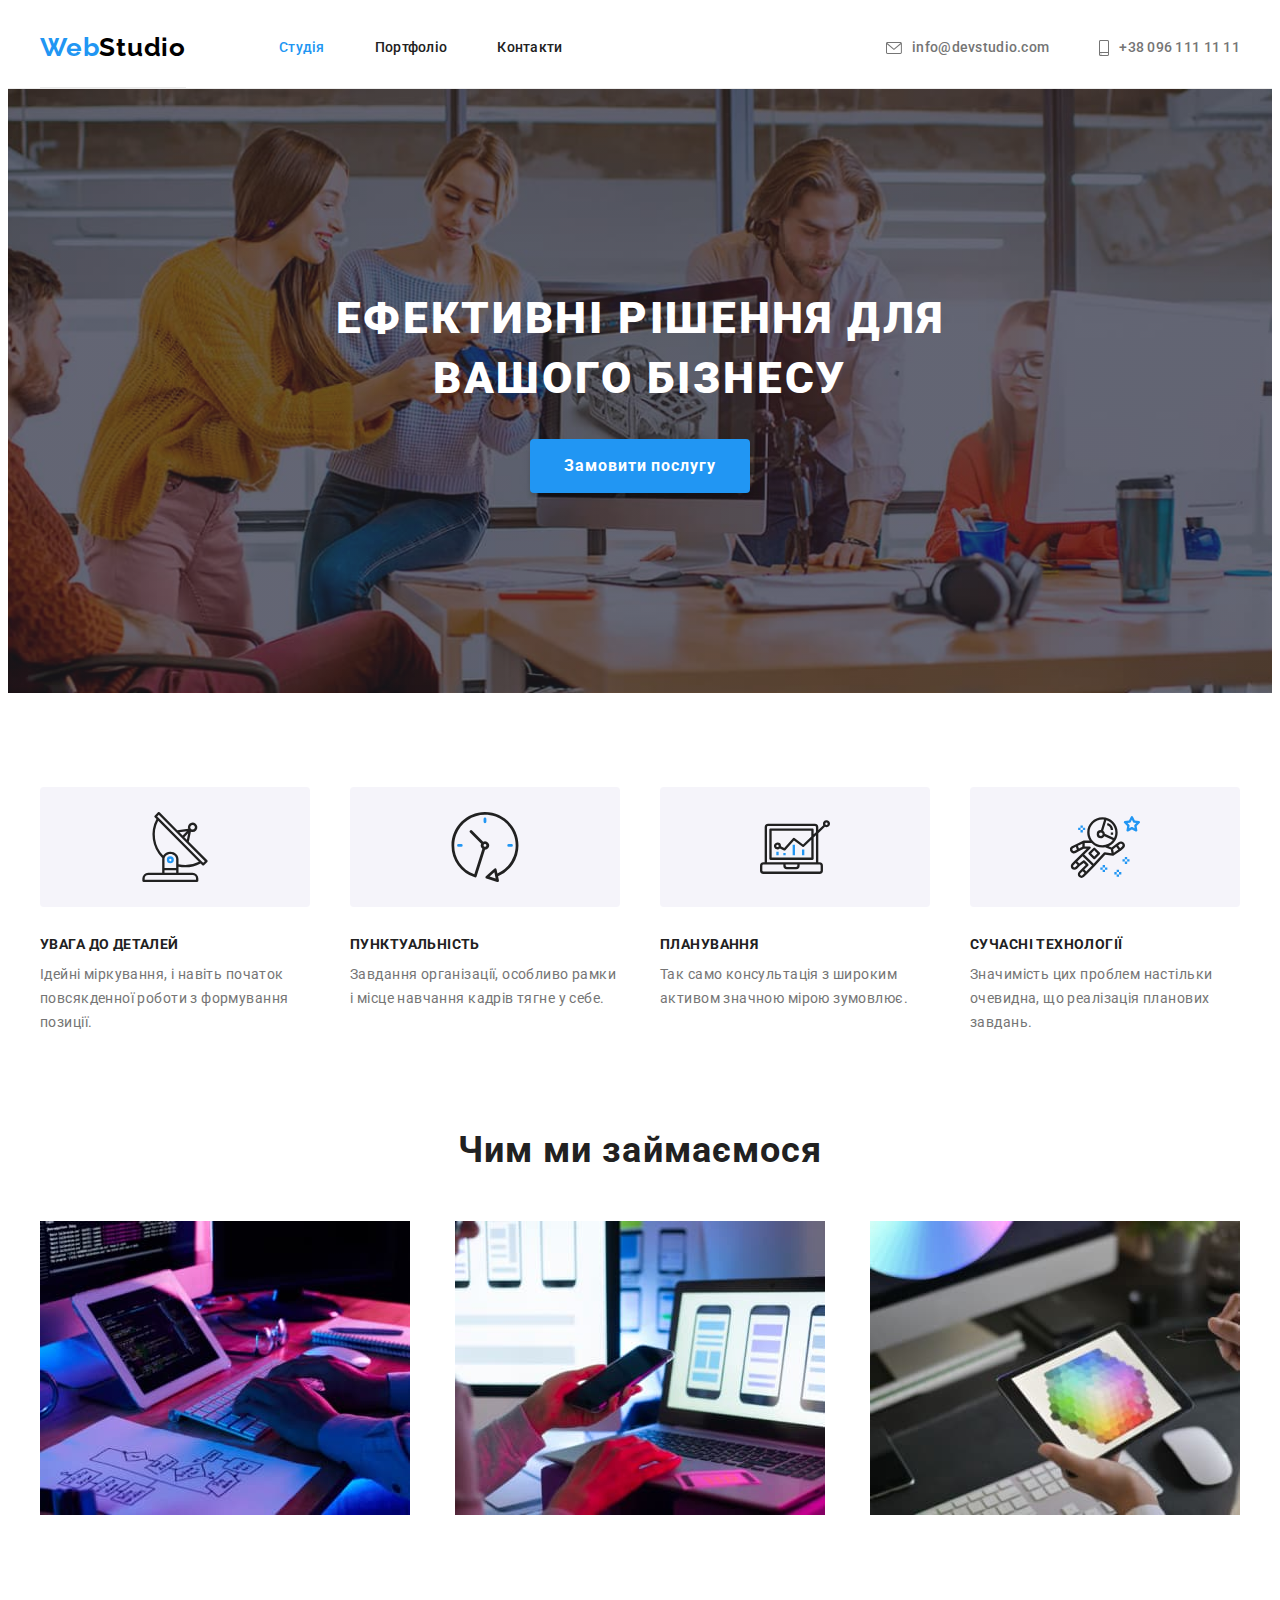
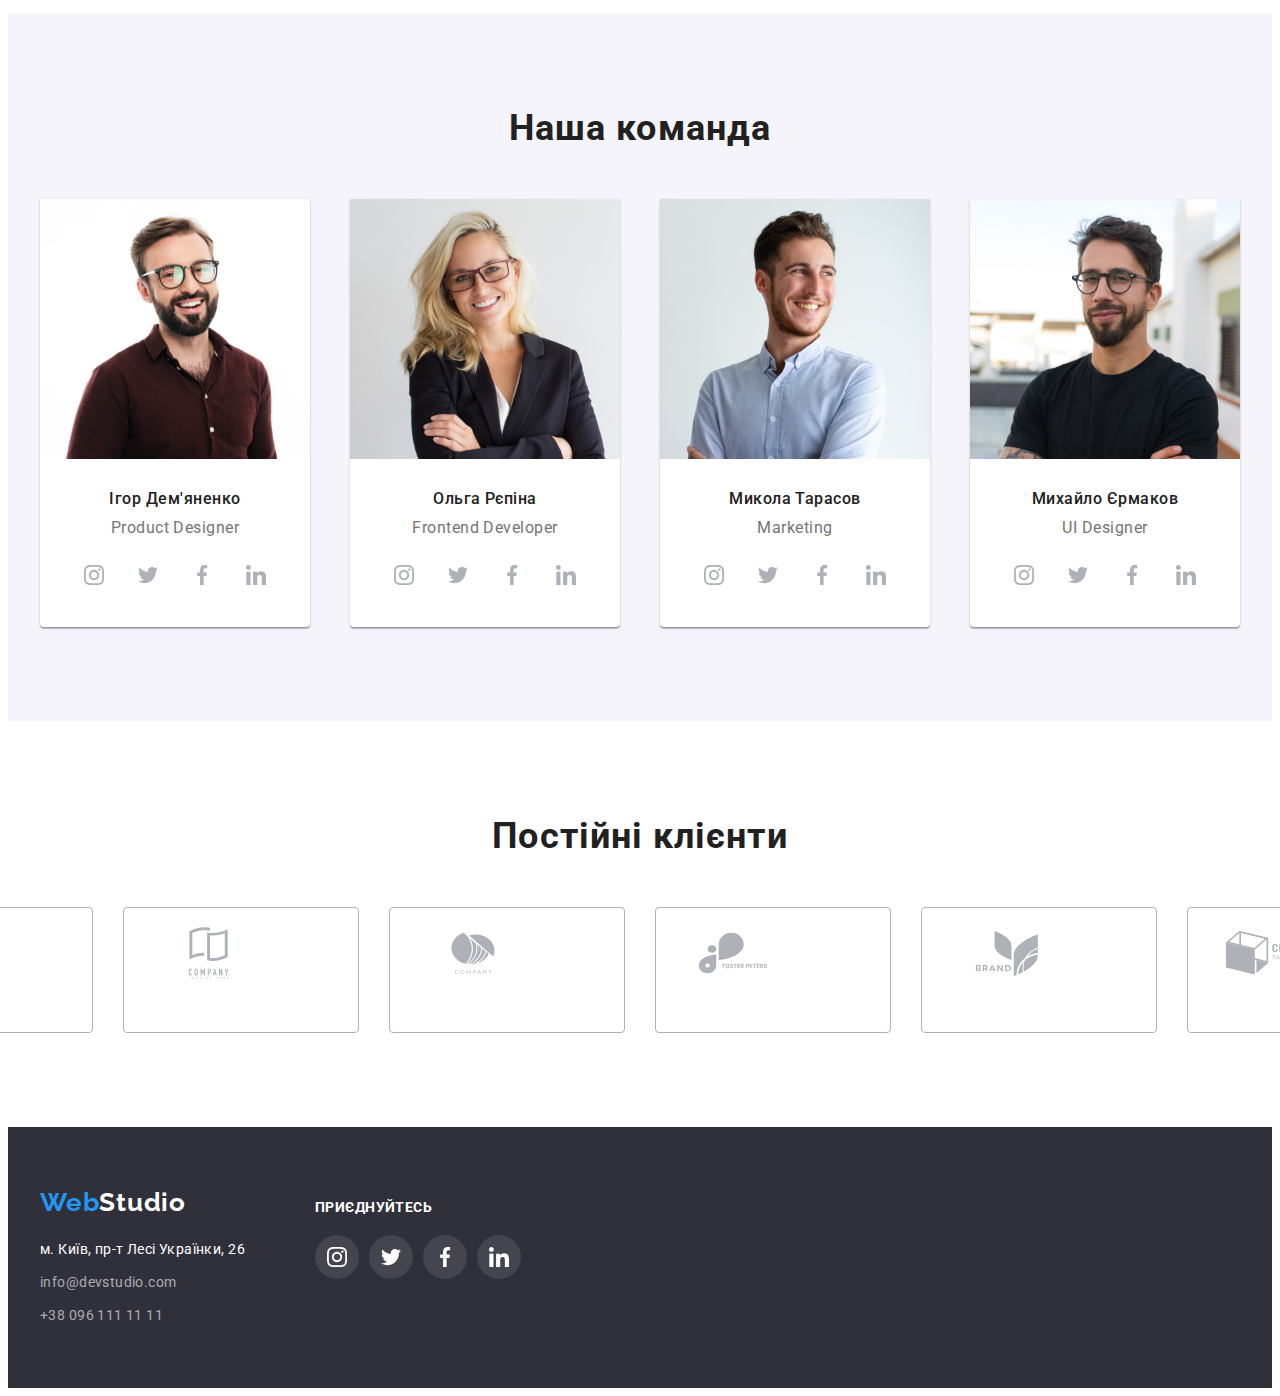
<file: index.html>
<!DOCTYPE html>
<html lang="uk">
  <head>
    <meta charset="utf-8" />
    <meta name="description" content="Студія веб розробки" />
    <meta name="viewport" content="width=device-width, initial-scale=1.0" />
    <title>WebStudio</title>
    <link rel="preconnect" href="https://fonts.googleapis.com" />
    <link rel="preconnect" href="https://fonts.gstatic.com" crossorigin />
    <link
      href="https://fonts.googleapis.com/css2?family=Raleway:wght@700&family=Roboto:wght@400;500;700;900&display=swap"
      rel="stylesheet"
    />
    <link
      rel="stylesheet"
      href="https://cdnjs.cloudflare.com/ajax/libs/modern-normalize/1.1.0/modern-normalize.min.css"
      integrity="sha512-wpPYUAdjBVSE4KJnH1VR1HeZfpl1ub8YT/NKx4PuQ5NmX2tKuGu6U/JRp5y+Y8XG2tV+wKQpNHVUX03MfMFn9Q=="
      crossorigin="anonymous"
      referrerpolicy="no-referrer"
    />
    <link rel="stylesheet" href="./css/styles.css" />
  </head>

  <body>
    <header class="header">
      <nav class="container no-padding main-nav">
        <a href="./index.html" class="logo header"><span>Web</span>Studio</a>
        <ul class="site-nav list">
          <li class="item">
            <a href="./index.html" class="current link menu">Студія</a>
          </li>
          <li class="item">
            <a href="./portfolio.html" class="link menu">Портфоліо</a>
          </li>
          <li class="item"><a href="" class="link menu">Контакти</a></li>
        </ul>
        <ul class="site-nav list">
          <li class="item">
            <a href="mailto:info@devstudio.com" class="link contacts">
              <svg class="site-nav-icons-envelope">
                <use href="./images/icons.svg#icon-envelope"></use>
              </svg>
              info@devstudio.com
            </a>
          </li>
          <li class="item">
            <a href="tel:+380961111111" class="link contacts"
              ><svg class="site-nav-icons-smartphone">
                <use href="./images/icons.svg#icon-smartphone"></use>
              </svg>
              +38 096 111 11 11</a
            >
          </li>
        </ul>
      </nav>
    </header>

    <main>
      <section class="hero">
        <h1 class="hero-title">Ефективні рішення для вашого бізнесу</h1>
        <button type="button" class="button primary">Замовити послугу</button>
      </section>
      <section class="section">
        <div class="container">
          <h2 class="section-title hidden">Особливості</h2>
          <ul class="features list">
            <li class="features-item antenna">
              <h3 class="title">УВАГА ДО ДЕТАЛЕЙ</h3>
              <p class="text">
                Ідейні міркування, і навіть початок повсякденної роботи з
                формування позиції.
              </p>
            </li>
            <li class="features-item clock">
              <h3 class="title">ПУНКТУАЛЬНІСТЬ</h3>
              <p class="text">
                Завдання організації, особливо рамки і місце навчання кадрів
                тягне у себе.
              </p>
            </li>
            <li class="features-item diagram">
              <h3 class="title">ПЛАНУВАННЯ</h3>
              <p class="text">
                Так само консультація з широким активом значною мірою зумовлює.
              </p>
            </li>
            <li class="features-item astronaut">
              <h3 class="title">СУЧАСНІ ТЕХНОЛОГІЇ</h3>
              <p class="text">
                Значимість цих проблем настільки очевидна, що реалізація
                планових завдань.
              </p>
            </li>
          </ul>
        </div>
      </section>
      <section class="section no-top-padding">
        <div class="container">
          <h2 class="section-title">Чим ми займаємося</h2>
          <ul class="services list">
            <li>
              <img
                src="./images/keyboard.jpg"
                width="370"
                alt="людина друкує на клавіатурі"
              />
            </li>
            <li>
              <img src="./images/laptop.jpg" width="370" alt="телефон у руці" />
            </li>
            <li>
              <img
                src="./images/tablet.jpg"
                width="370"
                alt="планшет з кольоровою палитрою"
              />
            </li>
          </ul>
        </div>
      </section>
      <section class="section-accent">
        <div class="container">
          <h2 class="section-title">Наша команда</h2>
          <ul class="team list">
            <li class="item">
              <img
                src="./images/IgorD.jpg"
                width="270"
                alt="Ігор Дем'яненко"
                class="picture"
              />
              <div class="caption">
                <h3 class="title">Ігор Дем'яненко</h3>
                <p lang="en" class="text">Product Designer</p>
                <ul class="list social-list">
                  <li class="social-list-item">
                    <a href="" class="social-list-link social-list-link-team">
                      <svg
                        class="social-list-icon"
                        width="20"
                        height="20"
                        aria-label="instagram"
                        lang="en"
                      >
                        <use href="./images/icons.svg#icon-instagram"></use>
                      </svg>
                    </a>
                  </li>
                  <li class="social-list-item">
                    <a href="" class="social-list-link social-list-link-team">
                      <svg
                        class="social-list-icon"
                        width="20"
                        height="20"
                        aria-label="twitter"
                        lang="en"
                      >
                        <use href="./images/icons.svg#icon-twitter"></use>
                      </svg>
                    </a>
                  </li>
                  <li class="social-list-item">
                    <a href="" class="social-list-link social-list-link-team">
                      <svg
                        class="social-list-icon"
                        width="20"
                        height="20"
                        aria-label="facebook"
                        lang="en"
                      >
                        <use href="./images/icons.svg#icon-facebook"></use>
                      </svg>
                    </a>
                  </li>
                  <li class="social-list-item">
                    <a href="" class="social-list-link social-list-link-team">
                      <svg
                        class="social-list-icon"
                        width="20px"
                        height="20"
                        aria-label="linkedin"
                        lang="en"
                      >
                        <use href="./images/icons.svg#icon-linkedin"></use>
                      </svg>
                    </a>
                  </li>
                </ul>
              </div>
            </li>
            <li class="item">
              <img
                src="./images/OlgaR.jpg"
                width="270"
                alt="Ольга Рєпіна"
                class="picture"
              />
              <div class="caption">
                <h3 class="title">Ольга Рєпіна</h3>
                <p lang="en" class="text">Frontend Developer</p>
                <ul class="list social-list">
                  <li class="social-list-item">
                    <a href="" class="social-list-link social-list-link-team">
                      <svg
                        class="social-list-icon"
                        width="20"
                        height="20"
                        aria-label="instagram"
                        lang="en"
                      >
                        <use href="./images/icons.svg#icon-instagram"></use>
                      </svg>
                    </a>
                  </li>
                  <li class="social-list-item">
                    <a href="" class="social-list-link social-list-link-team">
                      <svg
                        class="social-list-icon"
                        width="20"
                        height="20"
                        aria-label="twitter"
                        lang="en"
                      >
                        <use href="./images/icons.svg#icon-twitter"></use>
                      </svg>
                    </a>
                  </li>
                  <li class="social-list-item">
                    <a href="" class="social-list-link social-list-link-team">
                      <svg
                        class="social-list-icon"
                        width="20"
                        height="20"
                        aria-label="facebook"
                        lang="en"
                      >
                        <use href="./images/icons.svg#icon-facebook"></use>
                      </svg>
                    </a>
                  </li>
                  <li class="social-list-item">
                    <a href="" class="social-list-link social-list-link-team">
                      <svg
                        class="social-list-icon"
                        width="20px"
                        height="20"
                        aria-label="linkedin"
                        lang="en"
                      >
                        <use href="./images/icons.svg#icon-linkedin"></use>
                      </svg>
                    </a>
                  </li>
                </ul>
              </div>
            </li>
            <li class="item">
              <img
                src="./images/MykolaT.jpg"
                width="270"
                alt="Микола Тарасов"
                class="picture"
              />
              <div class="caption">
                <h3 class="title">Микола Тарасов</h3>
                <p lang="en" class="text">Marketing</p>
                <ul class="list social-list">
                  <li class="social-list-item">
                    <a href="" class="social-list-link social-list-link-team">
                      <svg
                        class="social-list-icon"
                        width="20"
                        height="20"
                        aria-label="instagram"
                        lang="en"
                      >
                        <use href="./images/icons.svg#icon-instagram"></use>
                      </svg>
                    </a>
                  </li>
                  <li class="social-list-item">
                    <a href="" class="social-list-link social-list-link-team">
                      <svg
                        class="social-list-icon"
                        width="20"
                        height="20"
                        aria-label="twitter"
                        lang="en"
                      >
                        <use href="./images/icons.svg#icon-twitter"></use>
                      </svg>
                    </a>
                  </li>
                  <li class="social-list-item">
                    <a href="" class="social-list-link social-list-link-team">
                      <svg
                        class="social-list-icon"
                        width="20"
                        height="20"
                        aria-label="facebook"
                        lang="en"
                      >
                        <use href="./images/icons.svg#icon-facebook"></use>
                      </svg>
                    </a>
                  </li>
                  <li class="social-list-item">
                    <a href="" class="social-list-link social-list-link-team">
                      <svg
                        class="social-list-icon"
                        width="20px"
                        height="20"
                        aria-label="linkedin"
                        lang="en"
                      >
                        <use href="./images/icons.svg#icon-linkedin"></use>
                      </svg>
                    </a>
                  </li>
                </ul>
              </div>
            </li>
            <li class="item">
              <img
                src="./images/MyhailoY.jpg"
                width="270"
                alt="Михайло Єрмаков"
                class="picture"
              />
              <div class="caption">
                <h3 class="title">Михайло Єрмаков</h3>
                <p lang="en" class="text">UI Designer</p>
                <ul class="list social-list">
                  <li class="social-list-item">
                    <a href="" class="social-list-link social-list-link-team">
                      <svg
                        class="social-list-icon"
                        width="20"
                        height="20"
                        aria-label="instagram"
                        lang="en"
                      >
                        <use href="./images/icons.svg#icon-instagram"></use>
                      </svg>
                    </a>
                  </li>
                  <li class="social-list-item">
                    <a href="" class="social-list-link social-list-link-team">
                      <svg
                        class="social-list-icon"
                        width="20"
                        height="20"
                        aria-label="twitter"
                        lang="en"
                      >
                        <use href="./images/icons.svg#icon-twitter"></use>
                      </svg>
                    </a>
                  </li>
                  <li class="social-list-item">
                    <a href="" class="social-list-link social-list-link-team">
                      <svg
                        class="social-list-icon"
                        width="20"
                        height="20"
                        aria-label="facebook"
                        lang="en"
                      >
                        <use href="./images/icons.svg#icon-facebook"></use>
                      </svg>
                    </a>
                  </li>
                  <li class="social-list-item">
                    <a href="" class="social-list-link social-list-link-team">
                      <svg
                        class="social-list-icon"
                        width="20px"
                        height="20"
                        aria-label="linkedin"
                        lang="en"
                      >
                        <use href="./images/icons.svg#icon-linkedin"></use>
                      </svg>
                    </a>
                  </li>
                </ul>
              </div>
            </li>
          </ul>
        </div>
      </section>
      <section class="section">
        <div class="container">
          <h2 class="section-title">Постійні клієнти</h2>
          <ul class="list clients">
            <li class="clients-item">
              <a href="" class="clients-link">
                <svg class="clients-icon" width="106" height="60">
                  <use href="./images/icons.svg#icon-Logo"></use>
                </svg>
              </a>
            </li>
            <li class="clients-item">
              <a href="" class="clients-link">
                <svg class="clients-icon" width="106" height="60">
                  <use href="./images/icons.svg#icon-Logo-1"></use>
                </svg>
              </a>
            </li>
            <li class="clients-item">
              <a href="" class="clients-link">
                <svg class="clients-icon" width="106" height="60">
                  <use href="./images/icons.svg#icon-Logo-2"></use>
                </svg>
              </a>
            </li>
            <li class="clients-item">
              <a href="" class="clients-link">
                <svg class="clients-icon" width="106" height="60">
                  <use href="./images/icons.svg#icon-Logo-3"></use>
                </svg>
              </a>
            </li>
            <li class="clients-item">
              <a href="" class="clients-link">
                <svg class="clients-icon" width="106" height="60">
                  <use href="./images/icons.svg#icon-Logo-4"></use>
                </svg>
              </a>
            </li>
            <li class="clients-item">
              <a href="" class="clients-link">
                <svg class="clients-icon" width="106" height="60">
                  <use href="./images/icons.svg#icon-Logo-5"></use>
                </svg>
              </a>
            </li>
          </ul>
        </div>
      </section>
    </main>

    <footer class="footer">
      <div class="container footer-flex-container">
        <div class="footer-links">
          <a href="index.html" class="logo footer"><span>Web</span>Studio</a>
          <address>
            <ul class="list">
              <li class="item">
                <a
                  href="https://goo.gl/maps/HQZ7D9N381DyTUNg7"
                  target="_blank"
                  rel="noopener noreferrer"
                  class="address link"
                  >м. Київ, пр-т Лесі Українки, 26</a
                >
              </li>
              <li class="item">
                <a href="mailto:info@devstudio.com" class="link"
                  >info@devstudio.com</a
                >
              </li>
              <li class="item">
                <a href="tel:+380961111111" class="link">+38 096 111 11 11</a>
              </li>
            </ul>
          </address>
        </div>
        <div class="footer-social-list-container">
          <h3 class="footer-social-list-title">приєднуйтесь</h3>
          <ul class="list social-list">
            <li class="social-list-item">
              <a href="" class="social-list-link social-list-link-dark">
                <svg
                  class="footer-social-list-icon"
                  width="20"
                  height="20"
                  aria-label="instagram"
                  lang="en"
                >
                  <use href="./images/icons.svg#icon-instagram"></use>
                </svg>
              </a>
            </li>
            <li class="social-list-item">
              <a href="" class="social-list-link social-list-link-dark">
                <svg
                  class="footer-social-list-icon"
                  width="20"
                  height="20"
                  aria-label="twitter"
                  lang="en"
                >
                  <use href="./images/icons.svg#icon-twitter"></use>
                </svg>
              </a>
            </li>
            <li class="social-list-item">
              <a href="" class="social-list-link social-list-link-dark">
                <svg
                  class="footer-social-list-icon"
                  width="20"
                  height="20"
                  aria-label="facebook"
                  lang="en"
                >
                  <use href="./images/icons.svg#icon-facebook"></use>
                </svg>
              </a>
            </li>
            <li class="social-list-item">
              <a href="" class="social-list-link social-list-link-dark">
                <svg
                  class="footer-social-list-icon"
                  width="20px"
                  height="20"
                  aria-label="linkedin"
                  lang="en"
                >
                  <use href="./images/icons.svg#icon-linkedin"></use>
                </svg>
              </a>
            </li>
          </ul>
        </div>
      </div>
    </footer>
  </body>
</html>
</file>
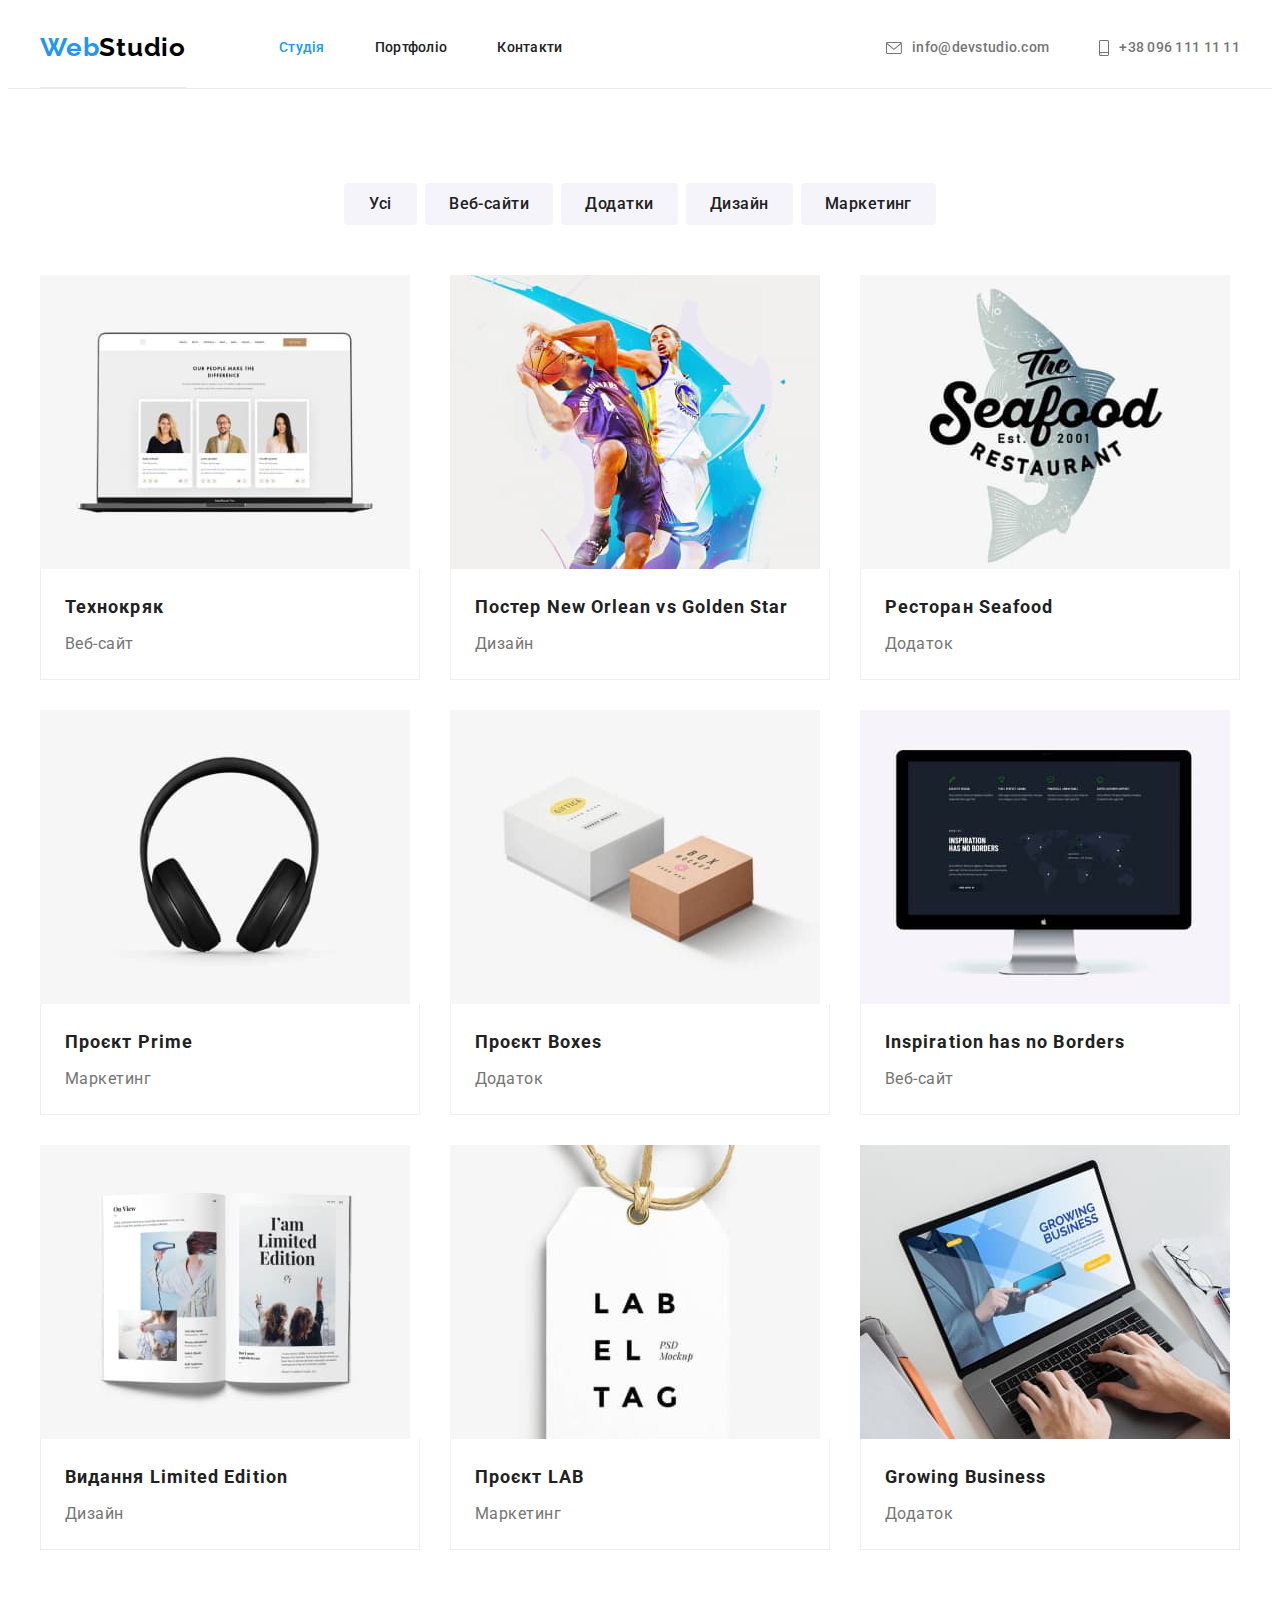
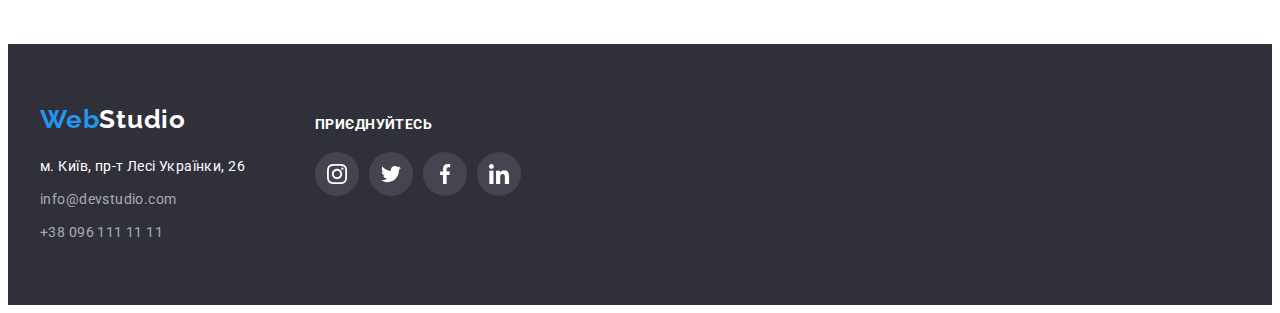
<file: portfolio.html>
<!DOCTYPE html>
<html lang="uk">
  <head>
    <meta charset="utf-8" />
    <meta name="description" content="Студія веб розробки" />
    <meta name="viewport" content="width=device-width, initial-scale=1.0" />
    <title>WebStudio</title>
    <link rel="preconnect" href="https://fonts.googleapis.com" />
    <link rel="preconnect" href="https://fonts.gstatic.com" crossorigin />
    <link
      href="https://fonts.googleapis.com/css2?family=Raleway:wght@700&family=Roboto:wght@400;500;700;900&display=swap"
      rel="stylesheet"
    />
    <link
      rel="stylesheet"
      href="https://cdnjs.cloudflare.com/ajax/libs/modern-normalize/1.1.0/modern-normalize.min.css"
      integrity="sha512-wpPYUAdjBVSE4KJnH1VR1HeZfpl1ub8YT/NKx4PuQ5NmX2tKuGu6U/JRp5y+Y8XG2tV+wKQpNHVUX03MfMFn9Q=="
      crossorigin="anonymous"
      referrerpolicy="no-referrer"
    />
    <link rel="stylesheet" href="./css/styles.css" />
  </head>

  <body>
    <header class="header">
      <nav class="container main-nav">
        <a href="./index.html" class="logo header"><span>Web</span>Studio</a>
        <ul class="site-nav list">
          <li class="item">
            <a href="./index.html" class="current link menu">Студія</a>
          </li>
          <li class="item">
            <a href="./portfolio.html" class="link menu">Портфоліо</a>
          </li>
          <li class="item"><a href="" class="link menu">Контакти</a></li>
        </ul>
        <ul class="site-nav list">
          <li class="item">
            <a href="mailto:info@devstudio.com" class="link contacts">
              <svg class="site-nav-icons-envelope">
                <use href="./images/icons.svg#icon-envelope"></use>
              </svg>
              info@devstudio.com
            </a>
          </li>
          <li class="item">
            <a href="tel:+380961111111" class="link contacts"
              ><svg class="site-nav-icons-smartphone">
                <use href="./images/icons.svg#icon-smartphone"></use>
              </svg>
              +38 096 111 11 11</a
            >
          </li>
        </ul>
      </nav>
    </header>

    <main>
      <section class="section">
        <div class="container">
          <ul class="buttons list">
            <li class="item">
              <button type="button" class="button secondary">Усі</button>
            </li>
            <li class="item">
              <button type="button" class="button secondary">Веб-сайти</button>
            </li>
            <li class="item">
              <button type="button" class="button secondary">Додатки</button>
            </li>
            <li class="item">
              <button type="button" class="button secondary">Дизайн</button>
            </li>
            <li class="item">
              <button type="button" class="button secondary">Маркетинг</button>
            </li>
          </ul>
          <ul class="portfolio list">
            <li class="item">
              <a href="" class="link portfolio-link">
                <img
                  src="./images/portfolio1.jpg"
                  width="370"
                  alt="Ноутбук"
                  class="picture"
                />
                <div class="caption">
                  <h3 class="title">Технокряк</h3>
                  <p class="text">Веб-сайт</p>
                </div>
              </a>
            </li>
            <li class="item">
              <a href="" class="link portfolio-link">
                <img
                  src="./images/portfolio2.jpg"
                  width="370"
                  alt="Баскетболісти"
                  class="picture"
                />
                <div class="caption">
                  <h3 class="title">
                    Постер <span lang="en">New Orlean vs Golden Star</span>
                  </h3>
                  <p class="text">Дизайн</p>
                </div>
              </a>
            </li>
            <li class="item">
              <a href="" class="link portfolio-link">
                <img
                  src="./images/portfolio3.jpg"
                  width="370"
                  alt="Лого ресторану"
                  class="picture"
                />
                <div class="caption">
                  <h3 class="title">Ресторан <span lang="en">Seafood</span></h3>
                  <p class="text">Додаток</p>
                </div>
              </a>
            </li>
            <li class="item">
              <a href="" class="link portfolio-link">
                <img
                  src="./images/portfolio4.jpg"
                  width="370"
                  alt="Навушники"
                  class="picture"
                />
                <div class="caption">
                  <h3 class="title">Проєкт <span lang="en">Prime</span></h3>
                  <p class="text">Маркетинг</p>
                </div>
              </a>
            </li>
            <li class="item">
              <a href="" class="link portfolio-link">
                <img
                  src="./images/portfolio5.jpg"
                  width="370"
                  alt="Коробки"
                  class="picture"
                />
                <div class="caption">
                  <h3 class="title">Проєкт <span lang="en">Boxes</span></h3>
                  <p class="text">Додаток</p>
                </div>
              </a>
            </li>
            <li class="item">
              <a href="" class="link portfolio-link">
                <img
                  src="./images/portfolio6.jpg"
                  width="370"
                  alt="Монітор"
                  class="picture"
                />
                <div class="caption">
                  <h3 lang="en" class="title">Inspiration has no Borders</h3>
                  <p class="text">Веб-сайт</p>
                </div>
              </a>
            </li>
            <li class="item">
              <a href="" class="link portfolio-link">
                <img
                  src="./images/portfolio7.jpg"
                  width="370"
                  alt="Журнал"
                  class="picture"
                />
                <div class="caption">
                  <h3 class="title">
                    Видання <span lang="en">Limited Edition</span>
                  </h3>
                  <p class="text">Дизайн</p>
                </div>
              </a>
            </li>
            <li class="item">
              <a href="" class="link portfolio-link">
                <img
                  src="./images/portfolio8.jpg"
                  width="370"
                  alt="Бірка"
                  class="picture"
                />
                <div class="caption">
                  <h3 class="title">Проєкт <span lang="en">LAB</span></h3>
                  <p class="text">Маркетинг</p>
                </div>
              </a>
            </li>
            <li class="item">
              <a href="" class="link portfolio-link">
                <img
                  src="./images/portfolio9.jpg"
                  width="370"
                  alt="Монітор"
                  class="picture"
                />
                <div class="caption">
                  <h3 lang="en" class="title">Growing Business</h3>
                  <p class="text">Додаток</p>
                </div>
              </a>
            </li>
          </ul>
        </div>
      </section>
    </main>

    <footer class="footer">
      <div class="container footer-flex-container">
        <div class="footer-links">
          <a href="index.html" class="logo footer"><span>Web</span>Studio</a>
          <address>
            <ul class="list">
              <li class="item">
                <a
                  href="https://goo.gl/maps/HQZ7D9N381DyTUNg7"
                  target="_blank"
                  rel="noopener noreferrer"
                  class="address link"
                  >м. Київ, пр-т Лесі Українки, 26</a
                >
              </li>
              <li class="item">
                <a href="mailto:info@devstudio.com" class="link"
                  >info@devstudio.com</a
                >
              </li>
              <li class="item">
                <a href="tel:+380961111111" class="link">+38 096 111 11 11</a>
              </li>
            </ul>
          </address>
        </div>
        <div class="footer-social-list-container">
          <h3 class="footer-social-list-title">приєднуйтесь</h3>
          <ul class="list social-list">
            <li class="social-list-item">
              <a href="" class="social-list-link social-list-link-dark">
                <svg
                  class="footer-social-list-icon"
                  width="20"
                  height="20"
                  aria-label="instagram"
                  lang="en"
                >
                  <use href="./images/icons.svg#icon-instagram"></use>
                </svg>
              </a>
            </li>
            <li class="social-list-item">
              <a href="" class="social-list-link social-list-link-dark">
                <svg
                  class="footer-social-list-icon"
                  width="20"
                  height="20"
                  aria-label="twitter"
                  lang="en"
                >
                  <use href="./images/icons.svg#icon-twitter"></use>
                </svg>
              </a>
            </li>
            <li class="social-list-item">
              <a href="" class="social-list-link social-list-link-dark">
                <svg
                  class="footer-social-list-icon"
                  width="20"
                  height="20"
                  aria-label="facebook"
                  lang="en"
                >
                  <use href="./images/icons.svg#icon-facebook"></use>
                </svg>
              </a>
            </li>
            <li class="social-list-item">
              <a href="" class="social-list-link social-list-link-dark">
                <svg
                  class="footer-social-list-icon"
                  width="20px"
                  height="20"
                  aria-label="linkedin"
                  lang="en"
                >
                  <use href="./images/icons.svg#icon-linkedin"></use>
                </svg>
              </a>
            </li>
          </ul>
        </div>
      </div>
    </footer>
  </body>
</html>
</file>
<file: css/styles.css>
/* grey rgba(255, 255, 255, 0.6); */

:root {
        --primary-text-color: #757575;
        --title-text-color: #212121;
        --accent: #2196F3;
        --background-accent: #F5F4FA;
        --hero-background: #2F303A;
        --primary-bg: #FFFFFF;
        --social-icons: #AFB1B8;
}

.list {
        list-style: none;
        padding: 0;
        margin: 0;
}

.link {
        text-decoration: none;
}

body {
        font-family: 'Roboto', sans-serif;

        color: var(--primary-text-color);
        background-color: var(--primary-bg);
}

h2.hidden {
        visibility: hidden;
        height: 0px;
        margin-top: 0;
        margin-bottom: 0;
}

.container {
        width: 1200px;
        padding-left: 15px;
        padding-right: 15px;
        margin-left: auto;
        margin-right: auto;
}

/* Logo */
.logo {
        font-family: 'Raleway';
        font-weight: 700;
        font-size: 26px;
        line-height: 1.2;
        text-decoration: none;
        letter-spacing: 0.03em;
}

.logo.header {
        display: block;
        padding-top: 24px;
        padding-bottom: 24px;
        margin-right: 93px;

        color: #000000;
}

.logo.footer {
        display: block;
        margin-bottom: 20px;
        padding-top: 0;
        padding-bottom: 0px;

        color: var(--primary-bg);
}

.logo span {
        color: var(--accent);
}

/* site navigation */
.site-nav {
        display: flex;
}

.site-nav .item:not(:last-child) {
        margin-right: 50px;
}

.main-nav .site-nav + .site-nav {
        margin-left: auto;
}

.site-nav .link {
        display: block;
        padding-top: 32px;
        padding-bottom: 32px;

        font-weight: 500;
        font-size: 14px;
        line-height: 1.14;
        text-decoration: none;
        letter-spacing: 0.02em;
}

.header {
        border-bottom: 1px solid #ECECEC;
}

.header .main-nav {
        display: flex;
        align-items: center;
}

.site-nav .link.menu {
        color: var(--title-text-color);
}

.site-nav .link.contacts {
        color: var(--primary-text-color);
        display: flex;
        align-items: center;
}

.site-nav .link:hover, .site-nav .link:focus, .footer-contacts .link:hover, .footer-contacts .link:focus {
        color: var(--accent);
}

.site-nav .link.current {
        color: var(--accent);
}

.site-nav-icons-envelope {
        width: 16px;
        height: 12px;
        margin-right: 10px;
        fill: var(--primary-text-color);
}

.site-nav-icons-smartphone {
        width: 10px;
        height: 16px;
        margin-right: 10px;
        fill: var(--primary-text-color);
}

.link.contacts:hover .site-nav-icons-envelope,
.link.contacts:focus .site-nav-icons-envelope,
.link.contacts:hover .site-nav-icons-smartphone,
.link.contacts:focus .site-nav-icons-smartphone {
        fill: var(--accent);
}

/* Buttons */
.button {
        display: inline-block;
        min-width: 73px;

        font-family: inherit;
        font-size: 16px;
        text-align: center;
        cursor: pointer;
        text-align: center;
        border-radius: 4px;
        border-color: transparent;
}

.button.primary {
        padding: 10px 32px;
        box-shadow: 0px 4px 4px rgba(0, 0, 0, 0.15);
        border-radius: 4px;

        color:var(--primary-bg);
        background-color: var(--accent);
        font-weight: 700;
        line-height: 1.88;
        letter-spacing: 0.06em;

}

.button.secondary {
        padding: 6px 22px;
        border-radius: 4px;

        color: var(--title-text-color);
        background-color: var(--background-accent);
        font-weight: 500;
        line-height: 1.6; 
        letter-spacing: 0.03em;
}

.button.secondary:hover,
.button.secondary:focus {
        padding: 6px 25px;

        color: var(--primary-bg);
        background-color: var(--accent);
        box-shadow: 0px 3px 1px rgba(0, 0, 0, 0.1), 0px 1px 2px rgba(0, 0, 0, 0.08), 0px 2px 2px rgba(0, 0, 0, 0.12);
}

/* hero block */
.hero {
        padding-top: 200px;
        padding-bottom: 200px;
        max-width: 1600px;
        margin-left: auto;
        margin-right: auto;

        background-color: var(--hero-background);
        background-image: linear-gradient(rgba(47, 48, 58, 0.4), rgba(47, 48, 58, 0.4)),
       
                url('../images/hero-background.jpg');
        background-size: cover;
        background-position: center;
        background-repeat: no-repeat;
        text-align: center;
}

.hero-title {
        margin-top: 0;
        margin-bottom: 30px;
        margin-left: auto;
        margin-right: auto;
        max-width: 696px;

        color: var(--primary-bg);
        font-weight: 900;
        font-size: 44px;
        line-height: 1.36;
        letter-spacing: 0.06em;
        text-transform: uppercase;
}
        

/* Sections */
.section {
        padding-top: 94px;
        padding-bottom: 94px;
}

.section.no-top-padding {
        padding-top: 0;
}

.section-title {
        margin-top: 0;
        margin-bottom: 50px;

        color:var(--title-text-color);
        font-size: 36px;
        line-height: 1.17;
        text-align: center;
        letter-spacing: 0.03em;
}

.section-accent {
        padding-top: 94px;
        padding-bottom: 94px;

        background: var(--background-accent);
}

/* Features section (list) */
.features {
        display: flex;
        justify-content: space-between;
}

.features-item {
        width: 270px;
}

.features-item::before{
        display: block;
        margin-bottom: 30px;
        content: '';
        height: 120px;
        border-radius: 4px;
        background-color: #F5F4FA;
        background-size: 70px;
        background-repeat: no-repeat;
        background-position: center;
}

.antenna::before{
        background-image: url(../images/antenna.svg);
}

.clock::before {
        background-image: url(../images/clock.svg);
}

.diagram::before {
        background-image: url(../images/diagram.svg);
}

.astronaut::before {
        background-image: url(../images/astronaut.svg);
}

.features .title {
        margin-top: 0;
        margin-bottom: 10px;

        color: var(--title-text-color);
        font-size: 14px;
        line-height: 1.14;
        text-transform: uppercase;
        letter-spacing: 0.03em;
}

.features .text {
        margin-top: 0;
        margin-bottom: 0;

        font-size: 14px;
        line-height: 1.71;
        letter-spacing: 0.03em;
}

/* Services section (list)*/
.services {
        display: flex;
        justify-content: space-between;
}

/* Team section (list)*/
.team {
        display: flex;
        justify-content: space-between;
}

.team .title {
        margin-top: 0;
        margin-bottom: 10px;

        color: var(--title-text-color);
        font-weight: 500;
        font-size: 16px;
        line-height: 1.19;        
        text-align: center;
        letter-spacing: 0.03em;
}

.team .text {
        margin-top: 0;
        margin-bottom: 16px;

        line-height: 1.19;
        text-align: center;
        letter-spacing: 0.03em;
}

.team .caption {
        padding-top: 30px;
        padding-bottom: 30px;
}

.team .picture {
        display: block;
}

.team .item {
        width: 270px;
        background-color: #FFFFFF;
        box-shadow: 0px 1px 3px rgba(0, 0, 0, 0.12), 0px 1px 1px rgba(0, 0, 0, 0.14), 0px 2px 1px rgba(0, 0, 0, 0.2);
        border-radius: 0px 0px 4px 4px;
}

.social-list {
        display: flex;
        justify-content: center;
        gap: 10px;
}

.social-list-link {
        display: flex;
        justify-content: center;
        align-items: center;
        width: 44px;
        height: 44px;
        border-radius: 50%;
}

.social-list-link-team {
        background-color: var(--primary-bg);
}

.social-list-icon {
        fill: var(--social-icons);
}

.social-list-link:hover .social-list-icon,
.social-list-link:focus .social-list-icon {
        fill: var(--primary-bg);
}

.social-list-link:hover,
.social-list-link:focus {
        background-color: var(--accent);
}

/* Clients */
.clients {
        display: flex;
        justify-content: center;
        align-items: center;
        gap: 30px;
}

.clients-link {
        display: block;
        padding: 16px 32px;
        width: 170px;
        height: 92px;
        border-color: var(--social-icons);
        border-width: 1px;
        border-style: solid;
        border-radius: 4px;
}

.clients-icon {
        fill: var(--social-icons);
}

.clients-link:hover,
.clients-link:focus {
        border-color: var(--accent);
}

.clients-link:hover .clients-icon,
.clients-link:focus .clients-icon {
        fill: var(--accent);
}

/* Portfolio page: portfolio section */
.container .buttons {
        display: flex;
        justify-content: center;
        margin-bottom: 50px;
}

.buttons .item:not(:last-child) {
        margin-right: 8px;
}

.portfolio {
        display: flex;
        flex-wrap: wrap;
}

.portfolio .title {
        margin-top: 0;
        margin-bottom: 4px;

        color: var(--title-text-color);
        font-size: 18px;
        line-height: 2;
        letter-spacing: 0.06em;
}

.portfolio .text {
        margin-top: 0;
        margin-bottom: 0;

        color: var(--primary-text-color);
        line-height: 1.88;
        letter-spacing: 0.03em;
}

.portfolio .item {
        width: calc((100% - 60px) / 3);
        margin-right: 30px;
        margin-bottom: 30px;
}

.portfolio .item:nth-child(3n) {
        margin-right: 0;
}

.portfolio .item:nth-last-child(-n + 3) {
        margin-bottom: 0;
}

.portfolio .caption {
        padding: 20px 24px;
        border-left: 1px solid #EEEEEE;
        border-bottom: 1px solid #EEEEEE;
        border-right: 1px solid #EEEEEE;
}

.portfolio .picture {
        display: block;
}

.portfolio-link:hover,
.portfolio-link:focus {
        display: block;
        box-shadow: 0px 1px 1px rgba(0, 0, 0, 0.12), 0px 4px 4px rgba(0, 0, 0, 0.06), 1px 4px 6px rgba(0, 0, 0, 0.16);
}

/* Footer */
.footer {
        padding-top: 60px;
        padding-bottom: 60px;

        background-color: var(--hero-background);
}

.footer-flex-container {
        display: flex;
        gap: 70px;
}

.footer .link {
        display: flex;
        font-size: 14px;
        line-height: 1.71;
        text-decoration: none;
        letter-spacing: 0.03em;

        color: rgba(255, 255, 255, 0.6);
}

.footer .address.link {
        text-decoration: none;
        font-size: 14px;
        line-height: 1.71;
        font-style: normal;
        letter-spacing: 0.03em;

        color: var(--primary-bg);
}

.footer .item:not(:last-child) {
        margin-bottom: 9px;
}

address {
        font-style: normal;
}

.footer-social-list-container {
        padding-top: 12px;
        padding-bottom: 40px;
}

.footer-social-list-title {
        margin-top: 0;
        margin-bottom: 20px;
}

.footer-social-list-title {
        font-style: normal;
        font-weight: 700;
        font-size: 14px;
        line-height: 1.143;
        letter-spacing: 0.03em;
        text-transform: uppercase;
        color: var(--primary-bg);
}

.social-list-link-dark {
        background-color: rgba(255, 255, 255, 0.1);;
}


.footer-social-list-icon {
        fill: var(--primary-bg);
}
</file>
